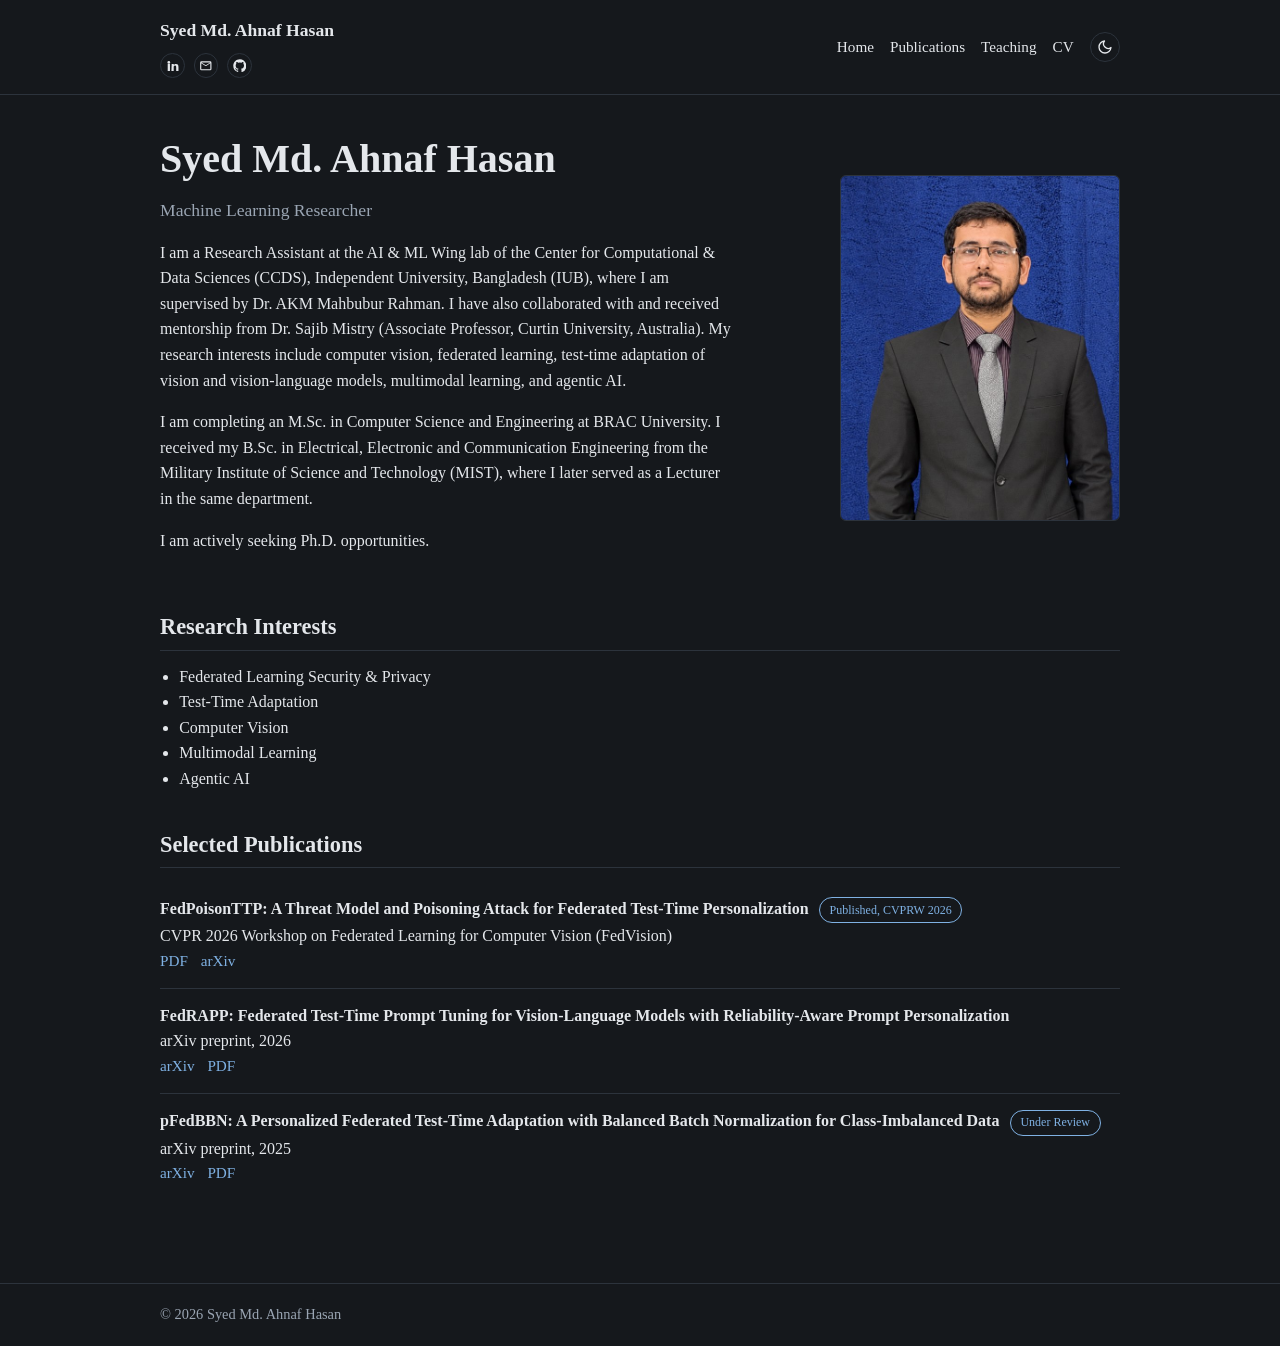
<file: index.html>
﻿<!DOCTYPE html>
<html lang="en" data-theme="dark">
<head>
  <meta charset="UTF-8">
  <meta name="viewport" content="width=device-width, initial-scale=1.0">
  <title>Syed Md. Ahnaf Hasan | Home</title>
  <link rel="stylesheet" href="assets/css/style.css?v=10">
  <script>try{if(localStorage.getItem("theme")==="light")document.documentElement.setAttribute("data-theme","light")}catch(e){}</script>
</head>
<body>
  <header class="site-header">
    <div class="container nav">
      <div class="brand-block">
        <div class="nav-name">Syed Md. Ahnaf Hasan</div>
        <div class="social-links header-social" aria-label="Social links">
          <a class="social-link" href="https://www.linkedin.com/in/syed-md-ahnaf-hasan/" target="_blank" rel="noopener" aria-label="LinkedIn">
            <svg viewBox="0 0 24 24" aria-hidden="true">
              <path d="M4.98 3.5A2.5 2.5 0 1 0 5 8.5a2.5 2.5 0 0 0-.02-5zM3 9h4v12H3zm7 0h3.82v1.71h.05c.53-1 1.84-2.06 3.79-2.06C21.12 8.65 22 10.8 22 14.09V21h-4v-6.14c0-1.47-.03-3.36-2.05-3.36-2.05 0-2.37 1.6-2.37 3.25V21h-4z"/>
            </svg>
          </a>
          <a class="social-link" href="mailto:ahnafhasan335@gmail.com" aria-label="Gmail">
            <svg viewBox="0 0 24 24" aria-hidden="true">
              <path d="M2 6.5A2.5 2.5 0 0 1 4.5 4h15A2.5 2.5 0 0 1 22 6.5v11a2.5 2.5 0 0 1-2.5 2.5h-15A2.5 2.5 0 0 1 2 17.5zm2.16-.5L12 11.1 19.84 6H4.16zM20 7.44l-7.45 4.86a1 1 0 0 1-1.1 0L4 7.44V18h16z"/>
            </svg>
          </a>
          <a class="social-link" href="https://github.com/syedmdahnafhasan" target="_blank" rel="noopener" aria-label="GitHub">
            <svg viewBox="0 0 24 24" aria-hidden="true">
              <path d="M12 .5C5.65.5.5 5.65.5 12a11.5 11.5 0 0 0 7.86 10.92c.58.1.79-.25.79-.56v-2.1c-3.2.7-3.88-1.36-3.88-1.36-.53-1.34-1.3-1.7-1.3-1.7-1.06-.72.08-.7.08-.7 1.17.08 1.78 1.2 1.78 1.2 1.04 1.78 2.72 1.27 3.38.97.11-.75.41-1.27.74-1.56-2.55-.29-5.23-1.27-5.23-5.66 0-1.25.44-2.27 1.18-3.07-.12-.29-.51-1.47.11-3.06 0 0 .97-.31 3.18 1.17a11.1 11.1 0 0 1 5.8 0c2.21-1.48 3.17-1.17 3.17-1.17.62 1.59.23 2.77.11 3.06.74.8 1.18 1.82 1.18 3.07 0 4.4-2.69 5.36-5.25 5.65.42.36.79 1.08.79 2.18v3.24c0 .31.21.67.8.56A11.5 11.5 0 0 0 23.5 12C23.5 5.65 18.35.5 12 .5z"/>
            </svg>
          </a>
        </div>
      </div>
      <nav class="nav-links" aria-label="Main navigation">
        <a href="index.html">Home</a>
        <a href="publications.html">Publications</a>
        <!-- <a href="research.html">Research</a> -->
        <a href="teaching.html">Teaching</a>
        <!-- <a href="projects.html">Projects</a> -->
        <a href="cv.html">CV</a>
        <button class="theme-toggle" type="button" aria-label="Dark mode (click for light mode)" title="Dark mode (click for light mode)">
          <svg class="icon-sun" width="16" height="16" viewBox="0 0 24 24" aria-hidden="true"><circle cx="12" cy="12" r="4"/><path d="M12 2v2M12 20v2M4.93 4.93l1.41 1.41M17.66 17.66l1.41 1.41M2 12h2M20 12h2M4.93 19.07l1.41-1.41M17.66 6.34l1.41-1.41"/></svg>
          <svg class="icon-moon" width="16" height="16" viewBox="0 0 24 24" aria-hidden="true"><path d="M21 12.79A9 9 0 1 1 11.21 3 7 7 0 0 0 21 12.79z"/></svg>
        </button>
      </nav>
    </div>
  </header>
  <main>
    <div class="container">
      <section class="hero">
        <div>
          <h1>Syed Md. Ahnaf Hasan</h1>
          <p class="title">Machine Learning Researcher</p>
          <p>I am a Research Assistant at the AI &amp; ML Wing lab of the Center for Computational &amp; Data Sciences (CCDS), Independent University, Bangladesh (IUB), where I am supervised by Dr. AKM Mahbubur Rahman. I have also collaborated with and received mentorship from Dr. Sajib Mistry (Associate Professor, Curtin University, Australia). My research interests include computer vision, federated learning, test-time adaptation of vision and vision-language models, multimodal learning, and agentic AI.</p>
          <p>I am completing an M.Sc. in Computer Science and Engineering at BRAC University. I received my B.Sc. in Electrical, Electronic and Communication Engineering from the Military Institute of Science and Technology (MIST), where I later served as a Lecturer in the same department.</p>
          <p>I am actively seeking Ph.D. opportunities.</p>
        </div>
        <img src="assets/images/profile.jpg" alt="Syed Md. Ahnaf Hasan">
      </section>

      <section>
        <h2>Research Interests</h2>
        <ul>
          <li>Federated Learning Security &amp; Privacy</li>
          <li>Test-Time Adaptation</li>
          <li>Computer Vision</li>
          <li>Multimodal Learning</li>
          <li>Agentic AI</li>
        </ul>
      </section>

      <section>
        <h2>Selected Publications</h2>
        <ul class="pub-list">
          <li class="pub-item">
            <div class="pub-title">FedPoisonTTP: A Threat Model and Poisoning Attack for Federated Test-Time Personalization <span class="badge">Published, CVPRW 2026</span></div>
            <div>CVPR 2026 Workshop on Federated Learning for Computer Vision (FedVision)</div>
            <div class="link-row">
              <a href="https://openaccess.thecvf.com/content/CVPR2026W/FedVision/papers/Iftee_FedPoisonTTP_A_Threat_Model_and_Poisoning_Attack_for_Federated_Test-Time_CVPRW_2026_paper.pdf" target="_blank" rel="noopener">PDF</a>
              <a href="https://arxiv.org/abs/2511.19248" target="_blank" rel="noopener">arXiv</a>
            </div>
          </li>
          <li class="pub-item">
            <div class="pub-title">FedRAPP: Federated Test-Time Prompt Tuning for Vision-Language Models with Reliability-Aware Prompt Personalization</div>
            <div>arXiv preprint, 2026</div>
            <div class="link-row">
              <a href="https://arxiv.org/abs/2610.23705v1" target="_blank" rel="noopener">arXiv</a>
              <a href="https://arxiv.org/pdf/2610.23705v1" target="_blank" rel="noopener">PDF</a>
            </div>
          </li>
          <li class="pub-item">
            <div class="pub-title">pFedBBN: A Personalized Federated Test-Time Adaptation with Balanced Batch Normalization for Class-Imbalanced Data <span class="badge">Under Review</span></div>
            <div>arXiv preprint, 2025</div>
            <div class="link-row">
              <a href="https://arxiv.org/abs/2511.18066" target="_blank" rel="noopener">arXiv</a>
              <a href="https://arxiv.org/pdf/2511.18066.pdf" target="_blank" rel="noopener">PDF</a>
            </div>
          </li>
        </ul>
      </section>
    </div>
  </main>
  <footer class="footer">
    <div class="container">&copy; 2026 Syed Md. Ahnaf Hasan</div>
  </footer>
  <script src="assets/js/theme.js?v=2"></script>
</body>
</html>
</file>
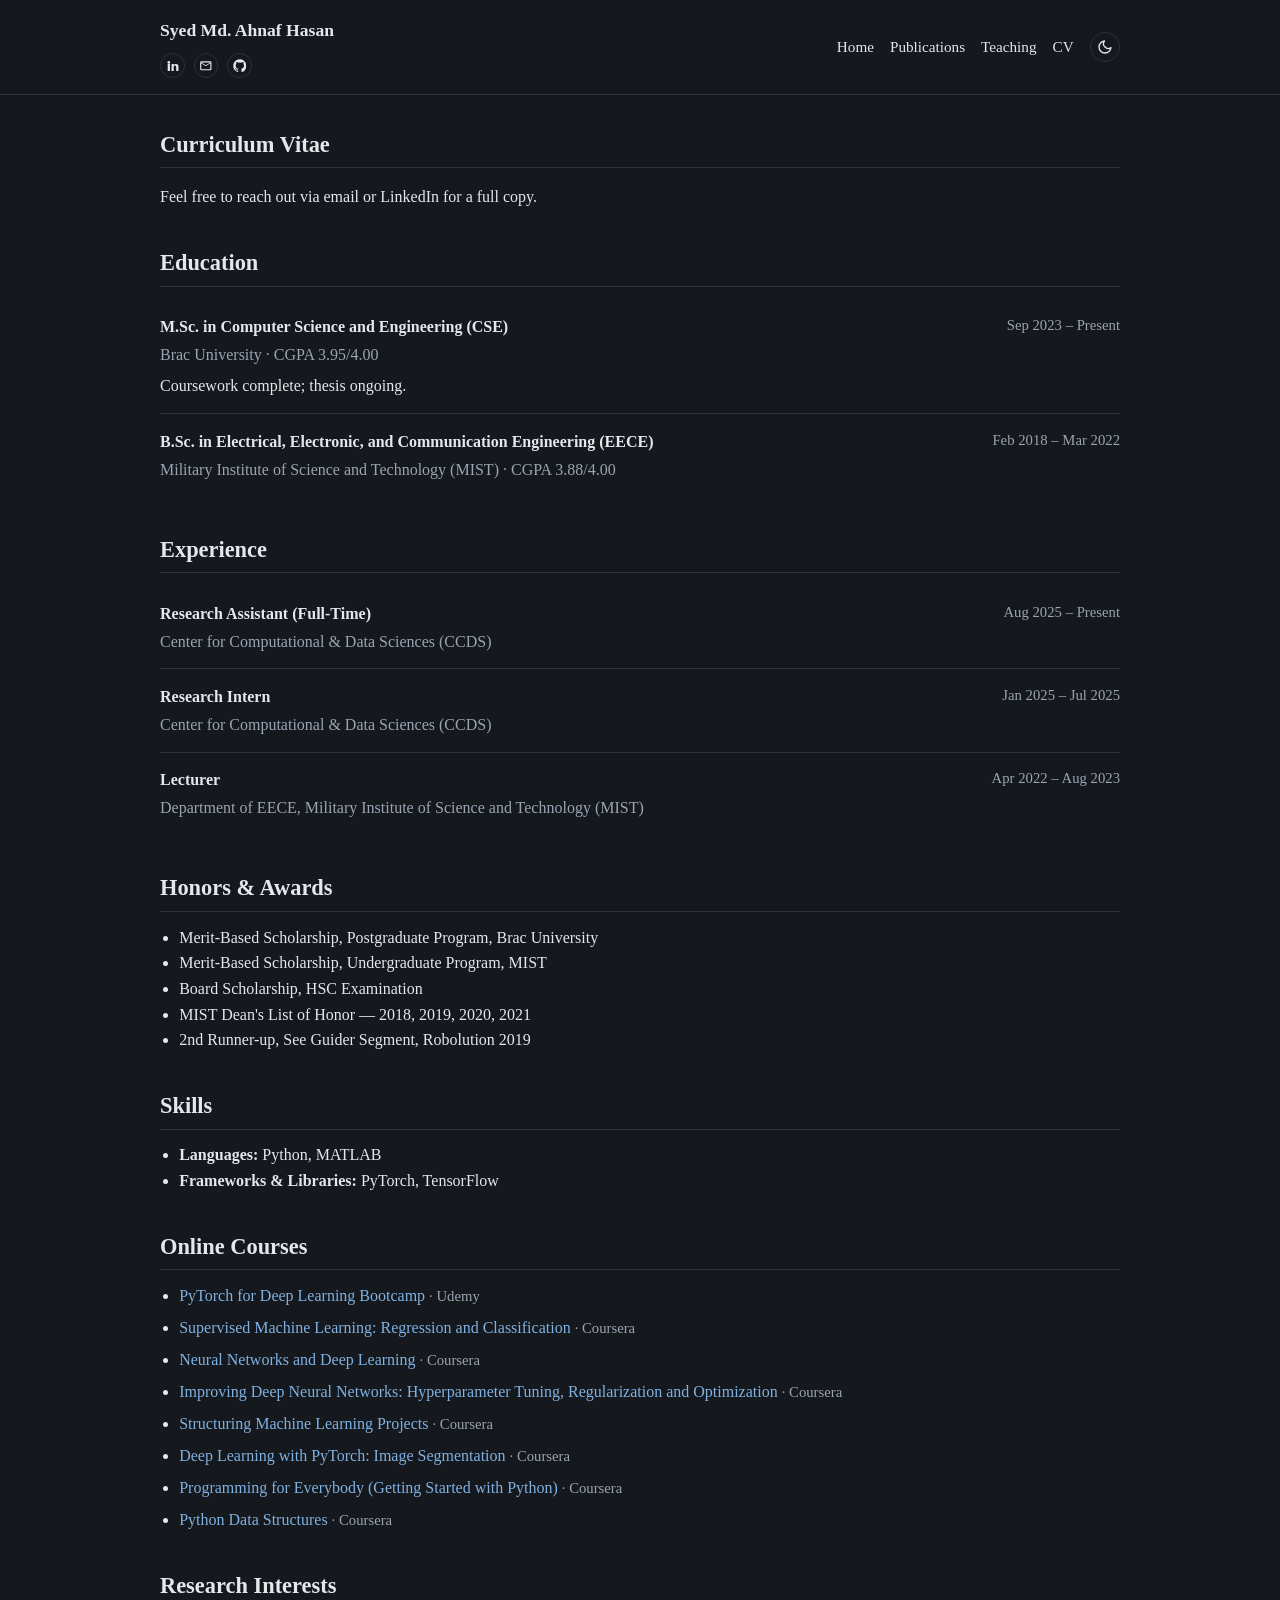
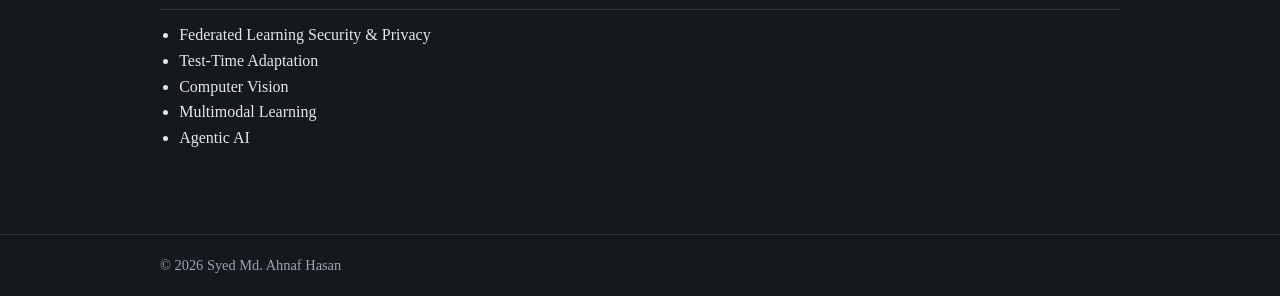
<file: cv.html>
﻿<!DOCTYPE html>
<html lang="en" data-theme="dark">
<head>
  <meta charset="UTF-8">
  <meta name="viewport" content="width=device-width, initial-scale=1.0">
  <title>Syed Md. Ahnaf Hasan | CV</title>
  <link rel="stylesheet" href="assets/css/style.css?v=10">
  <script>try{if(localStorage.getItem("theme")==="light")document.documentElement.setAttribute("data-theme","light")}catch(e){}</script>
</head>
<body>
  <header class="site-header">
    <div class="container nav">
      <div class="brand-block">
        <div class="nav-name">Syed Md. Ahnaf Hasan</div>
        <div class="social-links header-social" aria-label="Social links">
          <a class="social-link" href="https://www.linkedin.com/in/syed-md-ahnaf-hasan/" target="_blank" rel="noopener" aria-label="LinkedIn">
            <svg viewBox="0 0 24 24" aria-hidden="true">
              <path d="M4.98 3.5A2.5 2.5 0 1 0 5 8.5a2.5 2.5 0 0 0-.02-5zM3 9h4v12H3zm7 0h3.82v1.71h.05c.53-1 1.84-2.06 3.79-2.06C21.12 8.65 22 10.8 22 14.09V21h-4v-6.14c0-1.47-.03-3.36-2.05-3.36-2.05 0-2.37 1.6-2.37 3.25V21h-4z"/>
            </svg>
          </a>
          <a class="social-link" href="mailto:ahnafhasan335@gmail.com" aria-label="Gmail">
            <svg viewBox="0 0 24 24" aria-hidden="true">
              <path d="M2 6.5A2.5 2.5 0 0 1 4.5 4h15A2.5 2.5 0 0 1 22 6.5v11a2.5 2.5 0 0 1-2.5 2.5h-15A2.5 2.5 0 0 1 2 17.5zm2.16-.5L12 11.1 19.84 6H4.16zM20 7.44l-7.45 4.86a1 1 0 0 1-1.1 0L4 7.44V18h16z"/>
            </svg>
          </a>
          <a class="social-link" href="https://github.com/syedmdahnafhasan" target="_blank" rel="noopener" aria-label="GitHub">
            <svg viewBox="0 0 24 24" aria-hidden="true">
              <path d="M12 .5C5.65.5.5 5.65.5 12a11.5 11.5 0 0 0 7.86 10.92c.58.1.79-.25.79-.56v-2.1c-3.2.7-3.88-1.36-3.88-1.36-.53-1.34-1.3-1.7-1.3-1.7-1.06-.72.08-.7.08-.7 1.17.08 1.78 1.2 1.78 1.2 1.04 1.78 2.72 1.27 3.38.97.11-.75.41-1.27.74-1.56-2.55-.29-5.23-1.27-5.23-5.66 0-1.25.44-2.27 1.18-3.07-.12-.29-.51-1.47.11-3.06 0 0 .97-.31 3.18 1.17a11.1 11.1 0 0 1 5.8 0c2.21-1.48 3.17-1.17 3.17-1.17.62 1.59.23 2.77.11 3.06.74.8 1.18 1.82 1.18 3.07 0 4.4-2.69 5.36-5.25 5.65.42.36.79 1.08.79 2.18v3.24c0 .31.21.67.8.56A11.5 11.5 0 0 0 23.5 12C23.5 5.65 18.35.5 12 .5z"/>
            </svg>
          </a>
        </div>
      </div>
      <nav class="nav-links" aria-label="Main navigation">
        <a href="index.html">Home</a>
        <a href="publications.html">Publications</a>
        <!-- <a href="research.html">Research</a> -->
        <a href="teaching.html">Teaching</a>
        <!-- <a href="projects.html">Projects</a> -->
        <a href="cv.html">CV</a>
        <button class="theme-toggle" type="button" aria-label="Dark mode (click for light mode)" title="Dark mode (click for light mode)">
          <svg class="icon-sun" width="16" height="16" viewBox="0 0 24 24" aria-hidden="true"><circle cx="12" cy="12" r="4"/><path d="M12 2v2M12 20v2M4.93 4.93l1.41 1.41M17.66 17.66l1.41 1.41M2 12h2M20 12h2M4.93 19.07l1.41-1.41M17.66 6.34l1.41-1.41"/></svg>
          <svg class="icon-moon" width="16" height="16" viewBox="0 0 24 24" aria-hidden="true"><path d="M21 12.79A9 9 0 1 1 11.21 3 7 7 0 0 0 21 12.79z"/></svg>
        </button>
      </nav>
    </div>
  </header>
  <main>
    <div class="container">
      <section>
        <h2>Curriculum Vitae</h2>
        <p>Feel free to reach out via email or LinkedIn for a full copy.</p>
      </section>

      <section>
        <h2>Education</h2>
        <ul class="entry-list">
          <li class="entry">
            <div class="entry-head">
              <span class="entry-title">M.Sc. in Computer Science and Engineering (CSE)</span>
              <span class="entry-date">Sep 2023 &ndash; Present</span>
            </div>
            <div class="entry-sub">Brac University &middot; CGPA 3.95/4.00</div>
            <div class="entry-desc">Coursework complete; thesis ongoing.</div>
          </li>
          <li class="entry">
            <div class="entry-head">
              <span class="entry-title">B.Sc. in Electrical, Electronic, and Communication Engineering (EECE)</span>
              <span class="entry-date">Feb 2018 &ndash; Mar 2022</span>
            </div>
            <div class="entry-sub">Military Institute of Science and Technology (MIST) &middot; CGPA 3.88/4.00</div>
          </li>
        </ul>
      </section>

      <section>
        <h2>Experience</h2>
        <ul class="entry-list">
          <li class="entry">
            <div class="entry-head">
              <span class="entry-title">Research Assistant (Full-Time)</span>
              <span class="entry-date">Aug 2025 &ndash; Present</span>
            </div>
            <div class="entry-sub">Center for Computational &amp; Data Sciences (CCDS)</div>
          </li>
          <li class="entry">
            <div class="entry-head">
              <span class="entry-title">Research Intern</span>
              <span class="entry-date">Jan 2025 &ndash; Jul 2025</span>
            </div>
            <div class="entry-sub">Center for Computational &amp; Data Sciences (CCDS)</div>
          </li>
          <li class="entry">
            <div class="entry-head">
              <span class="entry-title">Lecturer</span>
              <span class="entry-date">Apr 2022 &ndash; Aug 2023</span>
            </div>
            <div class="entry-sub">Department of EECE, Military Institute of Science and Technology (MIST)</div>
          </li>
        </ul>
      </section>

      <section>
        <h2>Honors &amp; Awards</h2>
        <ul>
          <li>Merit-Based Scholarship, Postgraduate Program, Brac University</li>
          <li>Merit-Based Scholarship, Undergraduate Program, MIST</li>
          <li>Board Scholarship, HSC Examination</li>
          <li>MIST Dean's List of Honor &mdash; 2018, 2019, 2020, 2021</li>
          <li>2nd Runner-up, See Guider Segment, Robolution 2019</li>
        </ul>
      </section>

      <section>
        <h2>Skills</h2>
        <ul>
          <li><strong>Languages:</strong> Python, MATLAB</li>
          <li><strong>Frameworks &amp; Libraries:</strong> PyTorch, TensorFlow</li>
        </ul>
      </section>

      <section>
        <h2>Online Courses</h2>
        <ul class="course-list">
          <li>
            <a href="https://www.udemy.com/certificate/UC-d964ad46-9dff-44c6-95fc-a63f389fee38/" target="_blank" rel="noopener">PyTorch for Deep Learning Bootcamp</a>
            <span class="course-platform">Udemy</span>
          </li>
          <li>
            <a href="https://www.coursera.org/account/accomplishments/verify/BELME6QCTY6X" target="_blank" rel="noopener">Supervised Machine Learning: Regression and Classification</a>
            <span class="course-platform">Coursera</span>
          </li>
          <li>
            <a href="https://www.coursera.org/account/accomplishments/verify/79A675ZSZWNK" target="_blank" rel="noopener">Neural Networks and Deep Learning</a>
            <span class="course-platform">Coursera</span>
          </li>
          <li>
            <a href="https://www.coursera.org/account/accomplishments/verify/GIUG1TM844HE" target="_blank" rel="noopener">Improving Deep Neural Networks: Hyperparameter Tuning, Regularization and Optimization</a>
            <span class="course-platform">Coursera</span>
          </li>
          <li>
            <a href="https://www.coursera.org/account/accomplishments/verify/T5MWCCZAL5DJ" target="_blank" rel="noopener">Structuring Machine Learning Projects</a>
            <span class="course-platform">Coursera</span>
          </li>
          <li>
            <a href="https://www.coursera.org/account/accomplishments/verify/HF4F5V1JPY5Y" target="_blank" rel="noopener">Deep Learning with PyTorch: Image Segmentation</a>
            <span class="course-platform">Coursera</span>
          </li>
          <li>
            <a href="https://www.coursera.org/account/accomplishments/verify/VXTLF5QSXEL8" target="_blank" rel="noopener">Programming for Everybody (Getting Started with Python)</a>
            <span class="course-platform">Coursera</span>
          </li>
          <li>
            <a href="https://www.coursera.org/account/accomplishments/verify/N5RMY2BMMEMP" target="_blank" rel="noopener">Python Data Structures</a>
            <span class="course-platform">Coursera</span>
          </li>
        </ul>
      </section>

      <section>
        <h2>Research Interests</h2>
        <ul>
          <li>Federated Learning Security &amp; Privacy</li>
          <li>Test-Time Adaptation</li>
          <li>Computer Vision</li>
          <li>Multimodal Learning</li>
          <li>Agentic AI</li>
        </ul>
      </section>
    </div>
  </main>
  <footer class="footer">
    <div class="container">&copy; 2026 Syed Md. Ahnaf Hasan</div>
  </footer>
  <script src="assets/js/theme.js?v=2"></script>
</body>
</html>
</file>
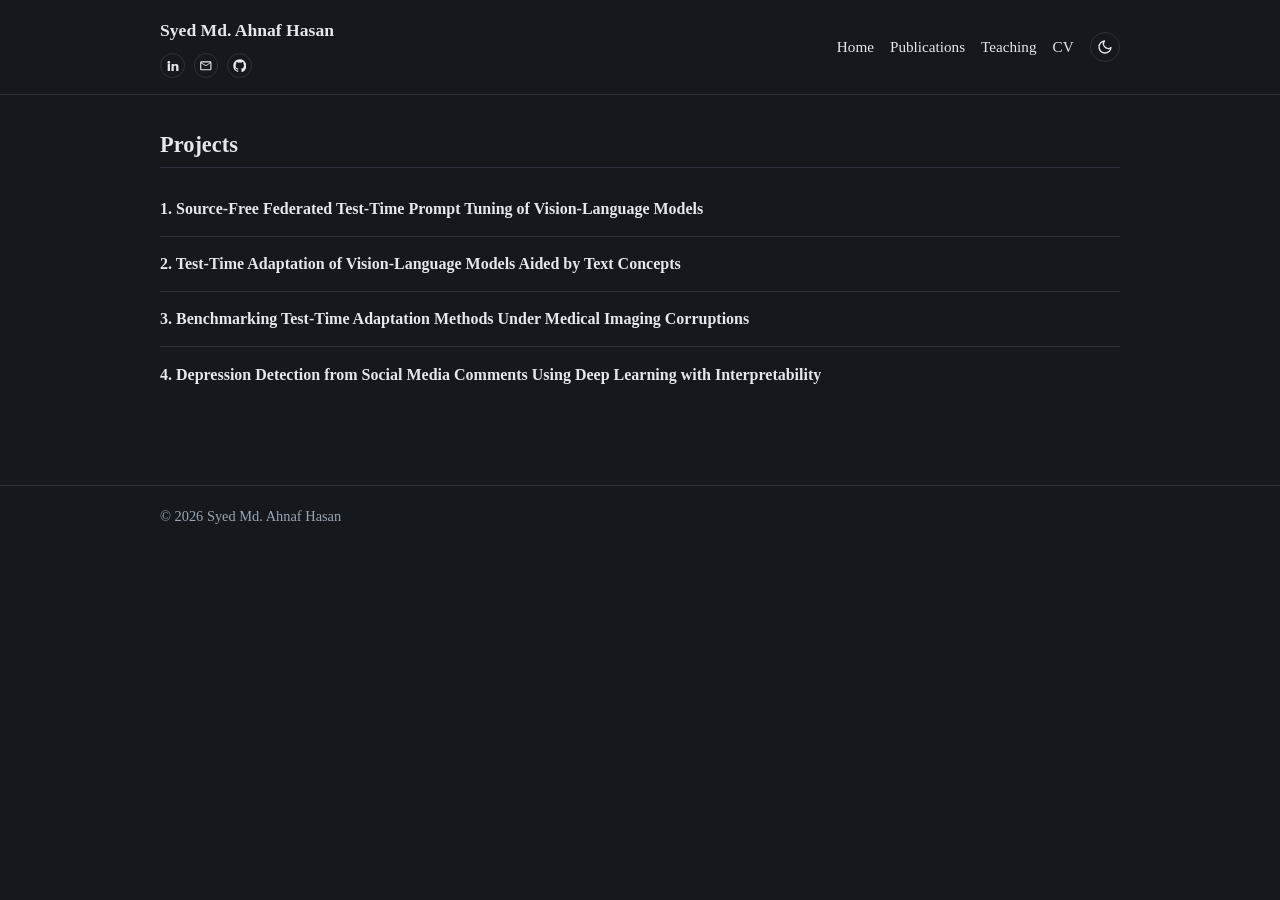
<file: projects.html>
﻿<!DOCTYPE html>
<html lang="en" data-theme="dark">
<head>
  <meta charset="UTF-8">
  <meta name="viewport" content="width=device-width, initial-scale=1.0">
  <title>Syed Md. Ahnaf Hasan | Projects</title>
  <link rel="stylesheet" href="assets/css/style.css?v=10">
  <script>try{if(localStorage.getItem("theme")==="light")document.documentElement.setAttribute("data-theme","light")}catch(e){}</script>
</head>
<body>
  <header class="site-header">
    <div class="container nav">
      <div class="brand-block">
        <div class="nav-name">Syed Md. Ahnaf Hasan</div>
        <div class="social-links header-social" aria-label="Social links">
          <a class="social-link" href="https://www.linkedin.com/in/syed-md-ahnaf-hasan/" target="_blank" rel="noopener" aria-label="LinkedIn">
            <svg viewBox="0 0 24 24" aria-hidden="true">
              <path d="M4.98 3.5A2.5 2.5 0 1 0 5 8.5a2.5 2.5 0 0 0-.02-5zM3 9h4v12H3zm7 0h3.82v1.71h.05c.53-1 1.84-2.06 3.79-2.06C21.12 8.65 22 10.8 22 14.09V21h-4v-6.14c0-1.47-.03-3.36-2.05-3.36-2.05 0-2.37 1.6-2.37 3.25V21h-4z"/>
            </svg>
          </a>
          <a class="social-link" href="mailto:ahnafhasan335@gmail.com" aria-label="Gmail">
            <svg viewBox="0 0 24 24" aria-hidden="true">
              <path d="M2 6.5A2.5 2.5 0 0 1 4.5 4h15A2.5 2.5 0 0 1 22 6.5v11a2.5 2.5 0 0 1-2.5 2.5h-15A2.5 2.5 0 0 1 2 17.5zm2.16-.5L12 11.1 19.84 6H4.16zM20 7.44l-7.45 4.86a1 1 0 0 1-1.1 0L4 7.44V18h16z"/>
            </svg>
          </a>
          <a class="social-link" href="https://github.com/syedmdahnafhasan" target="_blank" rel="noopener" aria-label="GitHub">
            <svg viewBox="0 0 24 24" aria-hidden="true">
              <path d="M12 .5C5.65.5.5 5.65.5 12a11.5 11.5 0 0 0 7.86 10.92c.58.1.79-.25.79-.56v-2.1c-3.2.7-3.88-1.36-3.88-1.36-.53-1.34-1.3-1.7-1.3-1.7-1.06-.72.08-.7.08-.7 1.17.08 1.78 1.2 1.78 1.2 1.04 1.78 2.72 1.27 3.38.97.11-.75.41-1.27.74-1.56-2.55-.29-5.23-1.27-5.23-5.66 0-1.25.44-2.27 1.18-3.07-.12-.29-.51-1.47.11-3.06 0 0 .97-.31 3.18 1.17a11.1 11.1 0 0 1 5.8 0c2.21-1.48 3.17-1.17 3.17-1.17.62 1.59.23 2.77.11 3.06.74.8 1.18 1.82 1.18 3.07 0 4.4-2.69 5.36-5.25 5.65.42.36.79 1.08.79 2.18v3.24c0 .31.21.67.8.56A11.5 11.5 0 0 0 23.5 12C23.5 5.65 18.35.5 12 .5z"/>
            </svg>
          </a>
        </div>
      </div>
      <nav class="nav-links" aria-label="Main navigation">
        <a href="index.html">Home</a>
        <a href="publications.html">Publications</a>
        <!-- <a href="research.html">Research</a> -->
        <a href="teaching.html">Teaching</a>
        <!-- <a href="projects.html">Projects</a> -->
        <a href="cv.html">CV</a>
        <button class="theme-toggle" type="button" aria-label="Dark mode (click for light mode)" title="Dark mode (click for light mode)">
          <svg class="icon-sun" width="16" height="16" viewBox="0 0 24 24" aria-hidden="true"><circle cx="12" cy="12" r="4"/><path d="M12 2v2M12 20v2M4.93 4.93l1.41 1.41M17.66 17.66l1.41 1.41M2 12h2M20 12h2M4.93 19.07l1.41-1.41M17.66 6.34l1.41-1.41"/></svg>
          <svg class="icon-moon" width="16" height="16" viewBox="0 0 24 24" aria-hidden="true"><path d="M21 12.79A9 9 0 1 1 11.21 3 7 7 0 0 0 21 12.79z"/></svg>
        </button>
      </nav>
    </div>
  </header>
  <main>
    <div class="container">
      <section>
        <h2>Projects</h2>
        <ol class="entry-list numbered">
          <li class="entry">
            <div class="entry-title">Source-Free Federated Test-Time Prompt Tuning of Vision-Language Models</div>
          </li>
          <li class="entry">
            <div class="entry-title">Test-Time Adaptation of Vision-Language Models Aided by Text Concepts</div>
          </li>
          <li class="entry">
            <div class="entry-title">Benchmarking Test-Time Adaptation Methods Under Medical Imaging Corruptions</div>
          </li>
          <li class="entry">
            <div class="entry-title">Depression Detection from Social Media Comments Using Deep Learning with Interpretability</div>
          </li>
        </ol>
      </section>
    </div>
  </main>
  <footer class="footer">
    <div class="container">&copy; 2026 Syed Md. Ahnaf Hasan</div>
  </footer>
  <script src="assets/js/theme.js?v=2"></script>
</body>
</html>
</file>
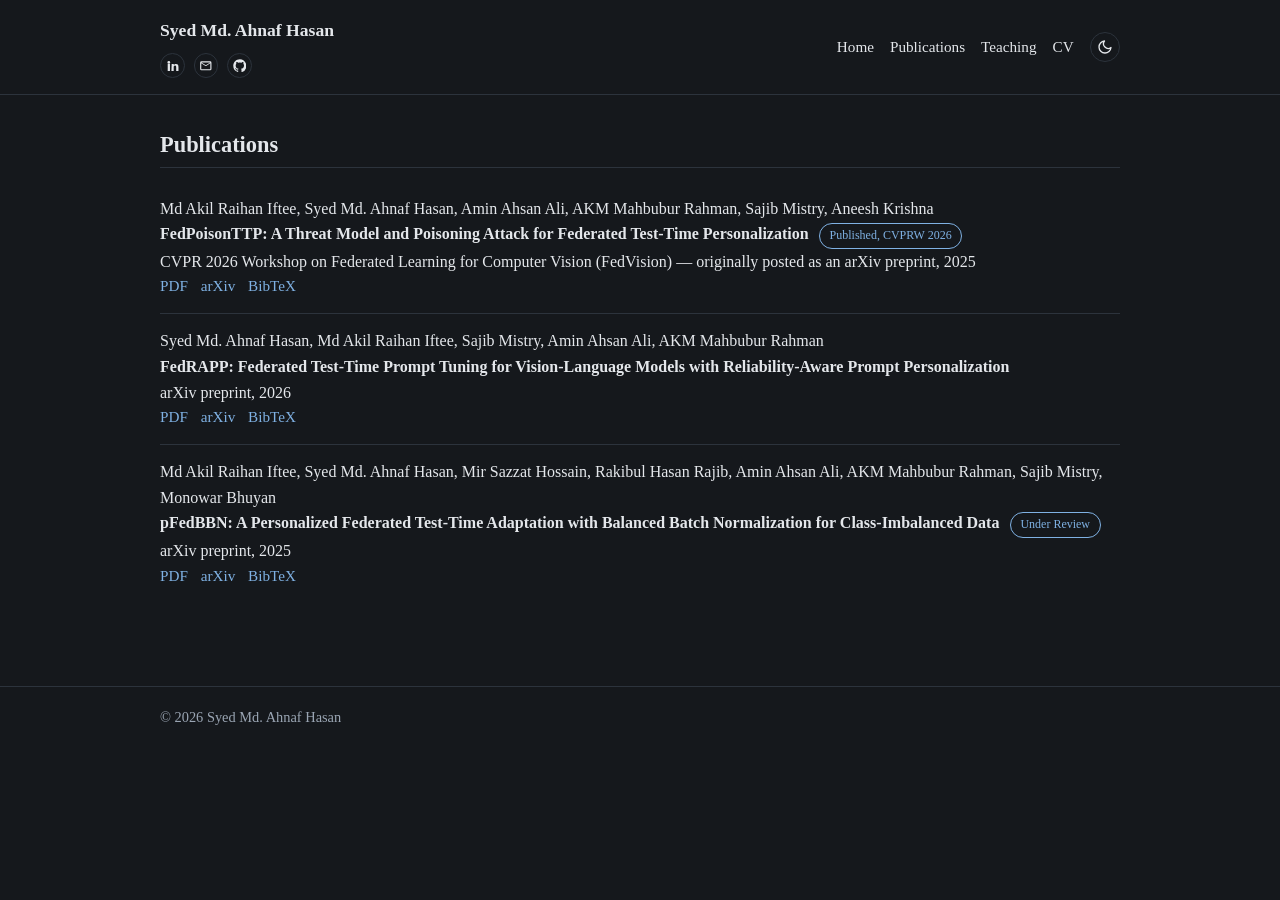
<file: publications.html>
﻿<!DOCTYPE html>
<html lang="en" data-theme="dark">
<head>
  <meta charset="UTF-8">
  <meta name="viewport" content="width=device-width, initial-scale=1.0">
  <title>Syed Md. Ahnaf Hasan | Publications</title>
  <link rel="stylesheet" href="assets/css/style.css?v=10">
  <script>try{if(localStorage.getItem("theme")==="light")document.documentElement.setAttribute("data-theme","light")}catch(e){}</script>
</head>
<body>
  <header class="site-header">
    <div class="container nav">
      <div class="brand-block">
        <div class="nav-name">Syed Md. Ahnaf Hasan</div>
        <div class="social-links header-social" aria-label="Social links">
          <a class="social-link" href="https://www.linkedin.com/in/syed-md-ahnaf-hasan/" target="_blank" rel="noopener" aria-label="LinkedIn">
            <svg viewBox="0 0 24 24" aria-hidden="true">
              <path d="M4.98 3.5A2.5 2.5 0 1 0 5 8.5a2.5 2.5 0 0 0-.02-5zM3 9h4v12H3zm7 0h3.82v1.71h.05c.53-1 1.84-2.06 3.79-2.06C21.12 8.65 22 10.8 22 14.09V21h-4v-6.14c0-1.47-.03-3.36-2.05-3.36-2.05 0-2.37 1.6-2.37 3.25V21h-4z"/>
            </svg>
          </a>
          <a class="social-link" href="mailto:ahnafhasan335@gmail.com" aria-label="Gmail">
            <svg viewBox="0 0 24 24" aria-hidden="true">
              <path d="M2 6.5A2.5 2.5 0 0 1 4.5 4h15A2.5 2.5 0 0 1 22 6.5v11a2.5 2.5 0 0 1-2.5 2.5h-15A2.5 2.5 0 0 1 2 17.5zm2.16-.5L12 11.1 19.84 6H4.16zM20 7.44l-7.45 4.86a1 1 0 0 1-1.1 0L4 7.44V18h16z"/>
            </svg>
          </a>
          <a class="social-link" href="https://github.com/syedmdahnafhasan" target="_blank" rel="noopener" aria-label="GitHub">
            <svg viewBox="0 0 24 24" aria-hidden="true">
              <path d="M12 .5C5.65.5.5 5.65.5 12a11.5 11.5 0 0 0 7.86 10.92c.58.1.79-.25.79-.56v-2.1c-3.2.7-3.88-1.36-3.88-1.36-.53-1.34-1.3-1.7-1.3-1.7-1.06-.72.08-.7.08-.7 1.17.08 1.78 1.2 1.78 1.2 1.04 1.78 2.72 1.27 3.38.97.11-.75.41-1.27.74-1.56-2.55-.29-5.23-1.27-5.23-5.66 0-1.25.44-2.27 1.18-3.07-.12-.29-.51-1.47.11-3.06 0 0 .97-.31 3.18 1.17a11.1 11.1 0 0 1 5.8 0c2.21-1.48 3.17-1.17 3.17-1.17.62 1.59.23 2.77.11 3.06.74.8 1.18 1.82 1.18 3.07 0 4.4-2.69 5.36-5.25 5.65.42.36.79 1.08.79 2.18v3.24c0 .31.21.67.8.56A11.5 11.5 0 0 0 23.5 12C23.5 5.65 18.35.5 12 .5z"/>
            </svg>
          </a>
        </div>
      </div>
      <nav class="nav-links" aria-label="Main navigation">
        <a href="index.html">Home</a>
        <a href="publications.html">Publications</a>
        <!-- <a href="research.html">Research</a> -->
        <a href="teaching.html">Teaching</a>
        <!-- <a href="projects.html">Projects</a> -->
        <a href="cv.html">CV</a>
        <button class="theme-toggle" type="button" aria-label="Dark mode (click for light mode)" title="Dark mode (click for light mode)">
          <svg class="icon-sun" width="16" height="16" viewBox="0 0 24 24" aria-hidden="true"><circle cx="12" cy="12" r="4"/><path d="M12 2v2M12 20v2M4.93 4.93l1.41 1.41M17.66 17.66l1.41 1.41M2 12h2M20 12h2M4.93 19.07l1.41-1.41M17.66 6.34l1.41-1.41"/></svg>
          <svg class="icon-moon" width="16" height="16" viewBox="0 0 24 24" aria-hidden="true"><path d="M21 12.79A9 9 0 1 1 11.21 3 7 7 0 0 0 21 12.79z"/></svg>
        </button>
      </nav>
    </div>
  </header>
  <main>
    <div class="container">
      <section>
        <h2>Publications</h2>
        <ul class="pub-list">
          <li class="pub-item">
            <div>Md Akil Raihan Iftee, Syed Md. Ahnaf Hasan, Amin Ahsan Ali, AKM Mahbubur Rahman, Sajib Mistry, Aneesh Krishna</div>
            <div class="pub-title">FedPoisonTTP: A Threat Model and Poisoning Attack for Federated Test-Time Personalization <span class="badge">Published, CVPRW 2026</span></div>
            <div>CVPR 2026 Workshop on Federated Learning for Computer Vision (FedVision) &mdash; originally posted as an arXiv preprint, 2025</div>
            <div class="link-row">
              <a href="https://openaccess.thecvf.com/content/CVPR2026W/FedVision/papers/Iftee_FedPoisonTTP_A_Threat_Model_and_Poisoning_Attack_for_Federated_Test-Time_CVPRW_2026_paper.pdf" target="_blank" rel="noopener">PDF</a>
              <a href="https://arxiv.org/abs/2511.19248" target="_blank" rel="noopener">arXiv</a>
              <a href="https://arxiv.org/bibtex/2511.19248" target="_blank" rel="noopener">BibTeX</a>
            </div>
          </li>
          <li class="pub-item">
            <div>Syed Md. Ahnaf Hasan, Md Akil Raihan Iftee, Sajib Mistry, Amin Ahsan Ali, AKM Mahbubur Rahman</div>
            <div class="pub-title">FedRAPP: Federated Test-Time Prompt Tuning for Vision-Language Models with Reliability-Aware Prompt Personalization</div>
            <div>arXiv preprint, 2026</div>
            <div class="link-row">
              <a href="https://arxiv.org/pdf/2610.23705v1" target="_blank" rel="noopener">PDF</a>
              <a href="https://arxiv.org/abs/2610.23705v1" target="_blank" rel="noopener">arXiv</a>
              <a href="https://arxiv.org/bibtex/2610.23705" target="_blank" rel="noopener">BibTeX</a>
            </div>
          </li>
          <li class="pub-item">
            <div>Md Akil Raihan Iftee, Syed Md. Ahnaf Hasan, Mir Sazzat Hossain, Rakibul Hasan Rajib, Amin Ahsan Ali, AKM Mahbubur Rahman, Sajib Mistry, Monowar Bhuyan</div>
            <div class="pub-title">pFedBBN: A Personalized Federated Test-Time Adaptation with Balanced Batch Normalization for Class-Imbalanced Data <span class="badge">Under Review</span></div>
            <div>arXiv preprint, 2025</div>
            <div class="link-row">
              <a href="https://arxiv.org/pdf/2511.18066.pdf" target="_blank" rel="noopener">PDF</a>
              <a href="https://arxiv.org/abs/2511.18066" target="_blank" rel="noopener">arXiv</a>
              <a href="https://arxiv.org/bibtex/2511.18066" target="_blank" rel="noopener">BibTeX</a>
            </div>
          </li>
        </ul>
      </section>
    </div>
  </main>
  <footer class="footer">
    <div class="container">&copy; 2026 Syed Md. Ahnaf Hasan</div>
  </footer>
  <script src="assets/js/theme.js?v=2"></script>
</body>
</html>
</file>
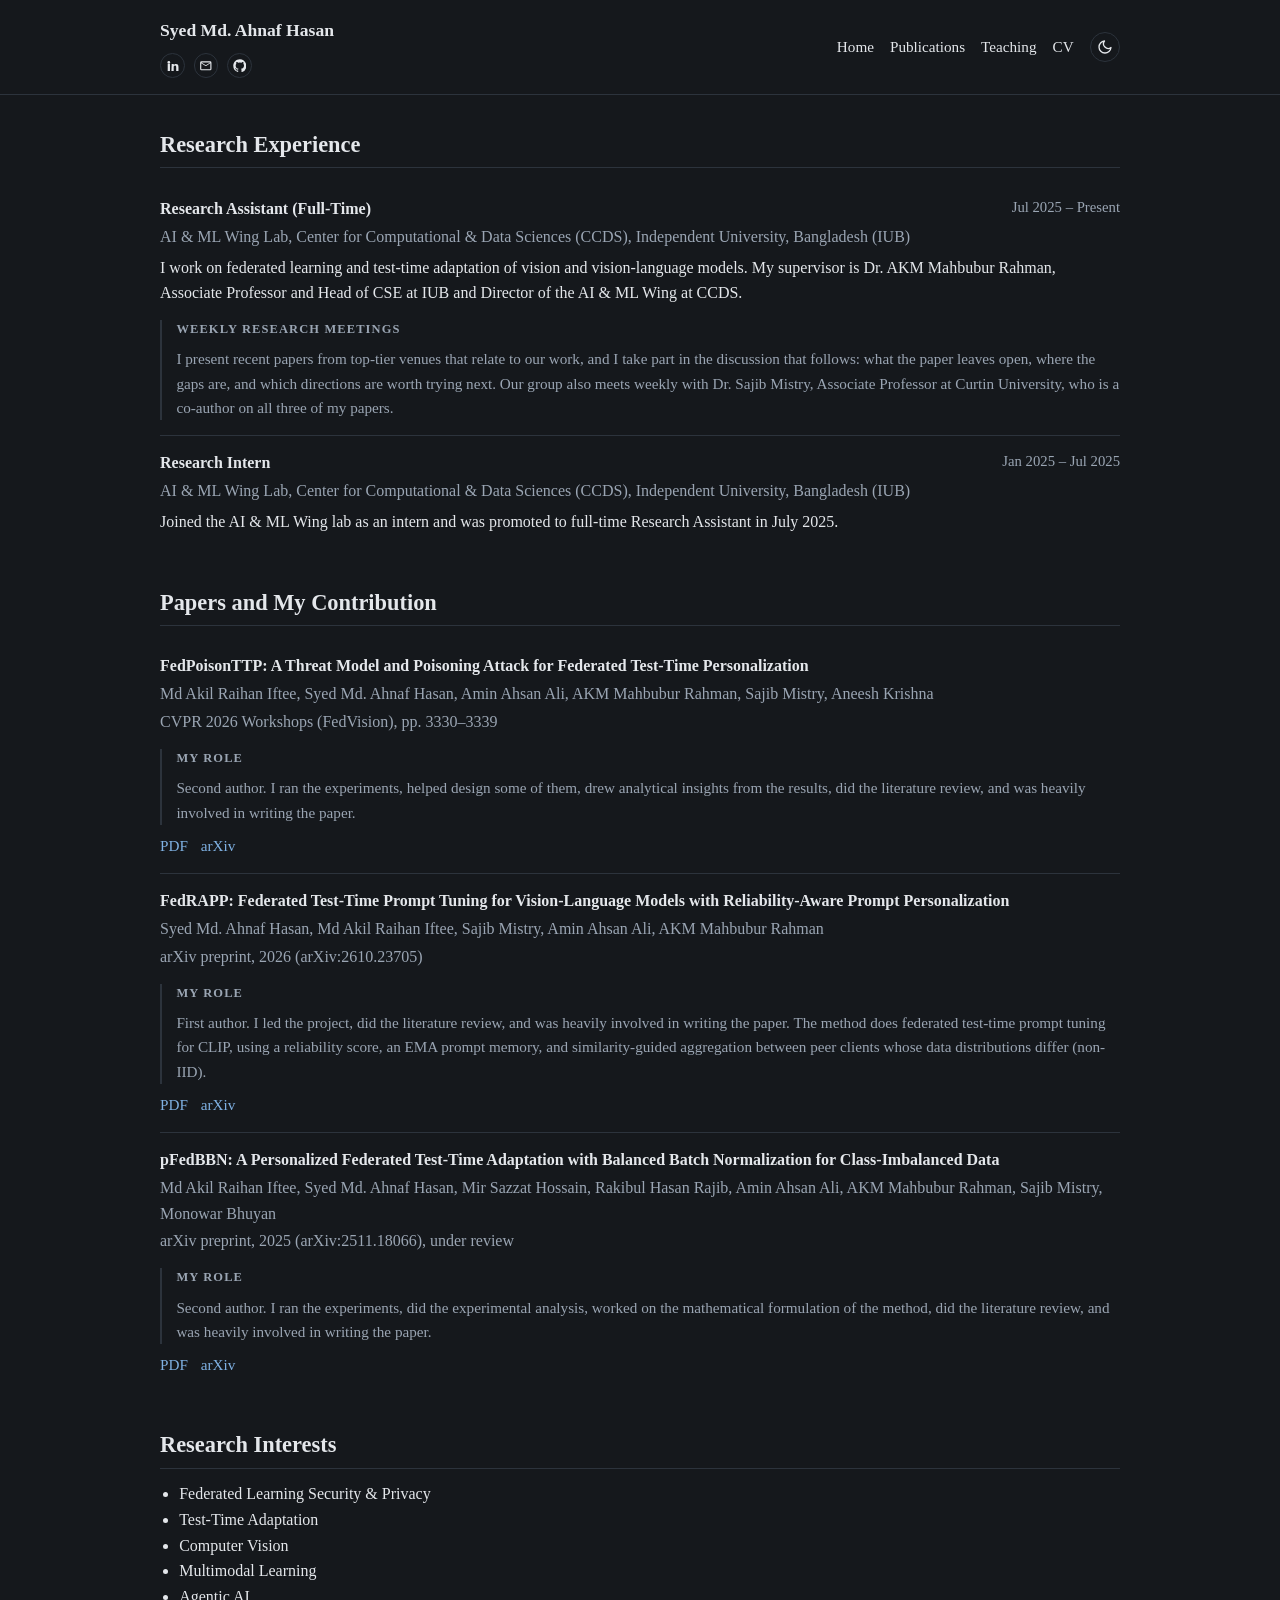
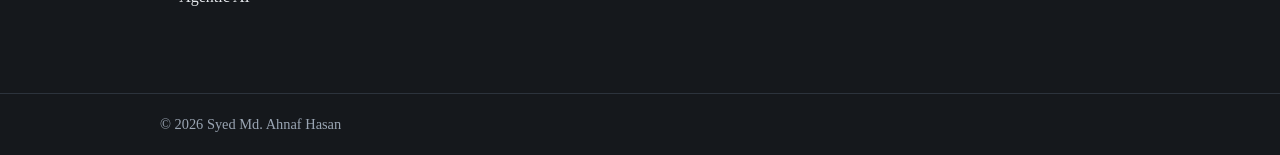
<file: research.html>
﻿<!DOCTYPE html>
<html lang="en" data-theme="dark">
<head>
  <meta charset="UTF-8">
  <meta name="viewport" content="width=device-width, initial-scale=1.0">
  <title>Syed Md. Ahnaf Hasan | Research</title>
  <link rel="stylesheet" href="assets/css/style.css?v=10">
  <script>try{if(localStorage.getItem("theme")==="light")document.documentElement.setAttribute("data-theme","light")}catch(e){}</script>
</head>
<body>
  <header class="site-header">
    <div class="container nav">
      <div class="brand-block">
        <div class="nav-name">Syed Md. Ahnaf Hasan</div>
        <div class="social-links header-social" aria-label="Social links">
          <a class="social-link" href="https://www.linkedin.com/in/syed-md-ahnaf-hasan/" target="_blank" rel="noopener" aria-label="LinkedIn">
            <svg viewBox="0 0 24 24" aria-hidden="true">
              <path d="M4.98 3.5A2.5 2.5 0 1 0 5 8.5a2.5 2.5 0 0 0-.02-5zM3 9h4v12H3zm7 0h3.82v1.71h.05c.53-1 1.84-2.06 3.79-2.06C21.12 8.65 22 10.8 22 14.09V21h-4v-6.14c0-1.47-.03-3.36-2.05-3.36-2.05 0-2.37 1.6-2.37 3.25V21h-4z"/>
            </svg>
          </a>
          <a class="social-link" href="mailto:ahnafhasan335@gmail.com" aria-label="Gmail">
            <svg viewBox="0 0 24 24" aria-hidden="true">
              <path d="M2 6.5A2.5 2.5 0 0 1 4.5 4h15A2.5 2.5 0 0 1 22 6.5v11a2.5 2.5 0 0 1-2.5 2.5h-15A2.5 2.5 0 0 1 2 17.5zm2.16-.5L12 11.1 19.84 6H4.16zM20 7.44l-7.45 4.86a1 1 0 0 1-1.1 0L4 7.44V18h16z"/>
            </svg>
          </a>
          <a class="social-link" href="https://github.com/syedmdahnafhasan" target="_blank" rel="noopener" aria-label="GitHub">
            <svg viewBox="0 0 24 24" aria-hidden="true">
              <path d="M12 .5C5.65.5.5 5.65.5 12a11.5 11.5 0 0 0 7.86 10.92c.58.1.79-.25.79-.56v-2.1c-3.2.7-3.88-1.36-3.88-1.36-.53-1.34-1.3-1.7-1.3-1.7-1.06-.72.08-.7.08-.7 1.17.08 1.78 1.2 1.78 1.2 1.04 1.78 2.72 1.27 3.38.97.11-.75.41-1.27.74-1.56-2.55-.29-5.23-1.27-5.23-5.66 0-1.25.44-2.27 1.18-3.07-.12-.29-.51-1.47.11-3.06 0 0 .97-.31 3.18 1.17a11.1 11.1 0 0 1 5.8 0c2.21-1.48 3.17-1.17 3.17-1.17.62 1.59.23 2.77.11 3.06.74.8 1.18 1.82 1.18 3.07 0 4.4-2.69 5.36-5.25 5.65.42.36.79 1.08.79 2.18v3.24c0 .31.21.67.8.56A11.5 11.5 0 0 0 23.5 12C23.5 5.65 18.35.5 12 .5z"/>
            </svg>
          </a>
        </div>
      </div>
      <nav class="nav-links" aria-label="Main navigation">
        <a href="index.html">Home</a>
        <a href="publications.html">Publications</a>
        <!-- <a href="research.html">Research</a> -->
        <a href="teaching.html">Teaching</a>
        <!-- <a href="projects.html">Projects</a> -->
        <a href="cv.html">CV</a>
        <button class="theme-toggle" type="button" aria-label="Dark mode (click for light mode)" title="Dark mode (click for light mode)">
          <svg class="icon-sun" width="16" height="16" viewBox="0 0 24 24" aria-hidden="true"><circle cx="12" cy="12" r="4"/><path d="M12 2v2M12 20v2M4.93 4.93l1.41 1.41M17.66 17.66l1.41 1.41M2 12h2M20 12h2M4.93 19.07l1.41-1.41M17.66 6.34l1.41-1.41"/></svg>
          <svg class="icon-moon" width="16" height="16" viewBox="0 0 24 24" aria-hidden="true"><path d="M21 12.79A9 9 0 1 1 11.21 3 7 7 0 0 0 21 12.79z"/></svg>
        </button>
      </nav>
    </div>
  </header>
  <main>
    <div class="container">
      <section>
        <h2>Research Experience</h2>
        <ul class="entry-list">
          <li class="entry">
            <div class="entry-head">
              <span class="entry-title">Research Assistant (Full-Time)</span>
              <span class="entry-date">Jul 2025 &ndash; Present</span>
            </div>
            <div class="entry-sub">AI &amp; ML Wing Lab, Center for Computational &amp; Data Sciences (CCDS), Independent University, Bangladesh (IUB)</div>
            <div class="entry-desc">I work on federated learning and test-time adaptation of vision and vision-language models. My supervisor is Dr. AKM Mahbubur Rahman, Associate Professor and Head of CSE at IUB and Director of the AI &amp; ML Wing at CCDS.</div>
            <div class="course-group">
              <div class="group-label">Weekly research meetings</div>
              <div class="course-topics">I present recent papers from top-tier venues that relate to our work, and I take part in the discussion that follows: what the paper leaves open, where the gaps are, and which directions are worth trying next. Our group also meets weekly with Dr. Sajib Mistry, Associate Professor at Curtin University, who is a co-author on all three of my papers.</div>
            </div>
          </li>
          <li class="entry">
            <div class="entry-head">
              <span class="entry-title">Research Intern</span>
              <span class="entry-date">Jan 2025 &ndash; Jul 2025</span>
            </div>
            <div class="entry-sub">AI &amp; ML Wing Lab, Center for Computational &amp; Data Sciences (CCDS), Independent University, Bangladesh (IUB)</div>
            <div class="entry-desc">Joined the AI &amp; ML Wing lab as an intern and was promoted to full-time Research Assistant in July 2025.</div>
          </li>
        </ul>
      </section>

      <section>
        <h2>Papers and My Contribution</h2>
        <ul class="entry-list">
          <li class="entry">
            <div class="entry-title">FedPoisonTTP: A Threat Model and Poisoning Attack for Federated Test-Time Personalization</div>
            <div class="entry-sub">Md Akil Raihan Iftee, Syed Md. Ahnaf Hasan, Amin Ahsan Ali, AKM Mahbubur Rahman, Sajib Mistry, Aneesh Krishna</div>
            <div class="entry-sub">CVPR 2026 Workshops (FedVision), pp. 3330&ndash;3339</div>
            <div class="course-group">
              <div class="group-label">My role</div>
              <div class="course-topics">Second author. I ran the experiments, helped design some of them, drew analytical insights from the results, did the literature review, and was heavily involved in writing the paper.</div>
            </div>
            <div class="link-row">
              <a href="https://openaccess.thecvf.com/content/CVPR2026W/FedVision/papers/Iftee_FedPoisonTTP_A_Threat_Model_and_Poisoning_Attack_for_Federated_Test-Time_CVPRW_2026_paper.pdf" target="_blank" rel="noopener">PDF</a>
              <a href="https://arxiv.org/abs/2511.19248" target="_blank" rel="noopener">arXiv</a>
            </div>
          </li>
          <li class="entry">
            <div class="entry-title">FedRAPP: Federated Test-Time Prompt Tuning for Vision-Language Models with Reliability-Aware Prompt Personalization</div>
            <div class="entry-sub">Syed Md. Ahnaf Hasan, Md Akil Raihan Iftee, Sajib Mistry, Amin Ahsan Ali, AKM Mahbubur Rahman</div>
            <div class="entry-sub">arXiv preprint, 2026 (arXiv:2610.23705)</div>
            <div class="course-group">
              <div class="group-label">My role</div>
              <div class="course-topics">First author. I led the project, did the literature review, and was heavily involved in writing the paper. The method does federated test-time prompt tuning for CLIP, using a reliability score, an EMA prompt memory, and similarity-guided aggregation between peer clients whose data distributions differ (non-IID).</div>
            </div>
            <div class="link-row">
              <a href="https://arxiv.org/pdf/2610.23705v1" target="_blank" rel="noopener">PDF</a>
              <a href="https://arxiv.org/abs/2610.23705v1" target="_blank" rel="noopener">arXiv</a>
            </div>
          </li>
          <li class="entry">
            <div class="entry-title">pFedBBN: A Personalized Federated Test-Time Adaptation with Balanced Batch Normalization for Class-Imbalanced Data</div>
            <div class="entry-sub">Md Akil Raihan Iftee, Syed Md. Ahnaf Hasan, Mir Sazzat Hossain, Rakibul Hasan Rajib, Amin Ahsan Ali, AKM Mahbubur Rahman, Sajib Mistry, Monowar Bhuyan</div>
            <div class="entry-sub">arXiv preprint, 2025 (arXiv:2511.18066), under review</div>
            <div class="course-group">
              <div class="group-label">My role</div>
              <div class="course-topics">Second author. I ran the experiments, did the experimental analysis, worked on the mathematical formulation of the method, did the literature review, and was heavily involved in writing the paper.</div>
            </div>
            <div class="link-row">
              <a href="https://arxiv.org/pdf/2511.18066.pdf" target="_blank" rel="noopener">PDF</a>
              <a href="https://arxiv.org/abs/2511.18066" target="_blank" rel="noopener">arXiv</a>
            </div>
          </li>
        </ul>
      </section>

      <section>
        <h2>Research Interests</h2>
        <ul>
          <li>Federated Learning Security &amp; Privacy</li>
          <li>Test-Time Adaptation</li>
          <li>Computer Vision</li>
          <li>Multimodal Learning</li>
          <li>Agentic AI</li>
        </ul>
      </section>
    </div>
  </main>
  <footer class="footer">
    <div class="container">&copy; 2026 Syed Md. Ahnaf Hasan</div>
  </footer>
  <script src="assets/js/theme.js?v=2"></script>
</body>
</html>
</file>
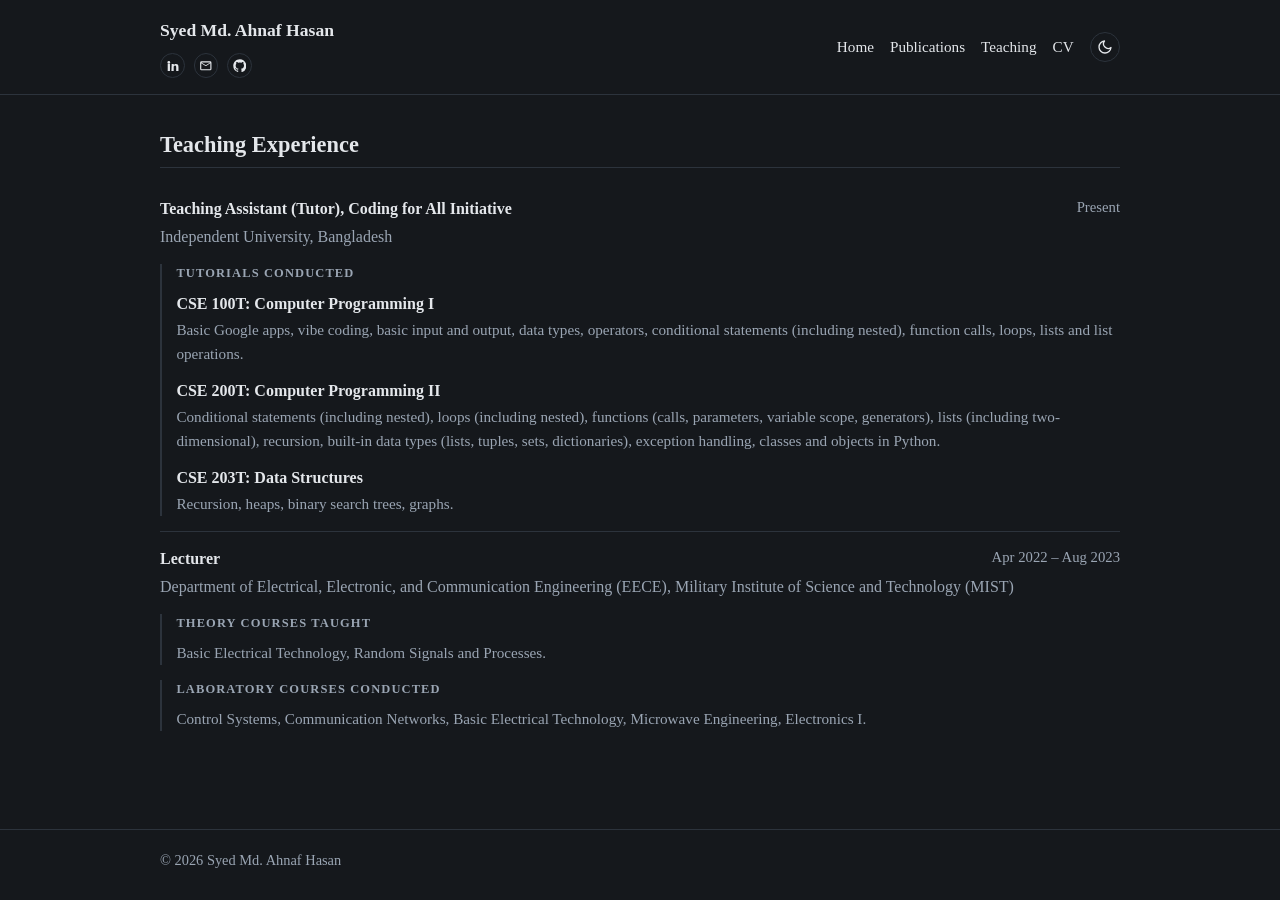
<file: teaching.html>
﻿<!DOCTYPE html>
<html lang="en" data-theme="dark">
<head>
  <meta charset="UTF-8">
  <meta name="viewport" content="width=device-width, initial-scale=1.0">
  <title>Syed Md. Ahnaf Hasan | Teaching</title>
  <link rel="stylesheet" href="assets/css/style.css?v=10">
  <script>try{if(localStorage.getItem("theme")==="light")document.documentElement.setAttribute("data-theme","light")}catch(e){}</script>
</head>
<body>
  <header class="site-header">
    <div class="container nav">
      <div class="brand-block">
        <div class="nav-name">Syed Md. Ahnaf Hasan</div>
        <div class="social-links header-social" aria-label="Social links">
          <a class="social-link" href="https://www.linkedin.com/in/syed-md-ahnaf-hasan/" target="_blank" rel="noopener" aria-label="LinkedIn">
            <svg viewBox="0 0 24 24" aria-hidden="true">
              <path d="M4.98 3.5A2.5 2.5 0 1 0 5 8.5a2.5 2.5 0 0 0-.02-5zM3 9h4v12H3zm7 0h3.82v1.71h.05c.53-1 1.84-2.06 3.79-2.06C21.12 8.65 22 10.8 22 14.09V21h-4v-6.14c0-1.47-.03-3.36-2.05-3.36-2.05 0-2.37 1.6-2.37 3.25V21h-4z"/>
            </svg>
          </a>
          <a class="social-link" href="mailto:ahnafhasan335@gmail.com" aria-label="Gmail">
            <svg viewBox="0 0 24 24" aria-hidden="true">
              <path d="M2 6.5A2.5 2.5 0 0 1 4.5 4h15A2.5 2.5 0 0 1 22 6.5v11a2.5 2.5 0 0 1-2.5 2.5h-15A2.5 2.5 0 0 1 2 17.5zm2.16-.5L12 11.1 19.84 6H4.16zM20 7.44l-7.45 4.86a1 1 0 0 1-1.1 0L4 7.44V18h16z"/>
            </svg>
          </a>
          <a class="social-link" href="https://github.com/syedmdahnafhasan" target="_blank" rel="noopener" aria-label="GitHub">
            <svg viewBox="0 0 24 24" aria-hidden="true">
              <path d="M12 .5C5.65.5.5 5.65.5 12a11.5 11.5 0 0 0 7.86 10.92c.58.1.79-.25.79-.56v-2.1c-3.2.7-3.88-1.36-3.88-1.36-.53-1.34-1.3-1.7-1.3-1.7-1.06-.72.08-.7.08-.7 1.17.08 1.78 1.2 1.78 1.2 1.04 1.78 2.72 1.27 3.38.97.11-.75.41-1.27.74-1.56-2.55-.29-5.23-1.27-5.23-5.66 0-1.25.44-2.27 1.18-3.07-.12-.29-.51-1.47.11-3.06 0 0 .97-.31 3.18 1.17a11.1 11.1 0 0 1 5.8 0c2.21-1.48 3.17-1.17 3.17-1.17.62 1.59.23 2.77.11 3.06.74.8 1.18 1.82 1.18 3.07 0 4.4-2.69 5.36-5.25 5.65.42.36.79 1.08.79 2.18v3.24c0 .31.21.67.8.56A11.5 11.5 0 0 0 23.5 12C23.5 5.65 18.35.5 12 .5z"/>
            </svg>
          </a>
        </div>
      </div>
      <nav class="nav-links" aria-label="Main navigation">
        <a href="index.html">Home</a>
        <a href="publications.html">Publications</a>
        <!-- <a href="research.html">Research</a> -->
        <a href="teaching.html">Teaching</a>
        <!-- <a href="projects.html">Projects</a> -->
        <a href="cv.html">CV</a>
        <button class="theme-toggle" type="button" aria-label="Dark mode (click for light mode)" title="Dark mode (click for light mode)">
          <svg class="icon-sun" width="16" height="16" viewBox="0 0 24 24" aria-hidden="true"><circle cx="12" cy="12" r="4"/><path d="M12 2v2M12 20v2M4.93 4.93l1.41 1.41M17.66 17.66l1.41 1.41M2 12h2M20 12h2M4.93 19.07l1.41-1.41M17.66 6.34l1.41-1.41"/></svg>
          <svg class="icon-moon" width="16" height="16" viewBox="0 0 24 24" aria-hidden="true"><path d="M21 12.79A9 9 0 1 1 11.21 3 7 7 0 0 0 21 12.79z"/></svg>
        </button>
      </nav>
    </div>
  </header>
  <main>
    <div class="container">
      <section>
        <h2>Teaching Experience</h2>
        <ul class="entry-list">
          <li class="entry">
            <div class="entry-head">
              <span class="entry-title">Teaching Assistant (Tutor), Coding for All Initiative</span>
              <span class="entry-date">Present</span>
            </div>
            <div class="entry-sub">Independent University, Bangladesh</div>
            <div class="course-group">
              <div class="group-label">Tutorials conducted</div>
              <div class="course">
                <div class="course-name">CSE 100T: Computer Programming I</div>
                <div class="course-topics">Basic Google apps, vibe coding, basic input and output, data types, operators, conditional statements (including nested), function calls, loops, lists and list operations.</div>
              </div>
              <div class="course">
                <div class="course-name">CSE 200T: Computer Programming II</div>
                <div class="course-topics">Conditional statements (including nested), loops (including nested), functions (calls, parameters, variable scope, generators), lists (including two-dimensional), recursion, built-in data types (lists, tuples, sets, dictionaries), exception handling, classes and objects in Python.</div>
              </div>
              <div class="course">
                <div class="course-name">CSE 203T: Data Structures</div>
                <div class="course-topics">Recursion, heaps, binary search trees, graphs.</div>
              </div>
            </div>
          </li>
          <li class="entry">
            <div class="entry-head">
              <span class="entry-title">Lecturer</span>
              <span class="entry-date">Apr 2022 &ndash; Aug 2023</span>
            </div>
            <div class="entry-sub">Department of Electrical, Electronic, and Communication Engineering (EECE), Military Institute of Science and Technology (MIST)</div>
            <div class="course-group">
              <div class="group-label">Theory courses taught</div>
              <div class="course-topics">Basic Electrical Technology, Random Signals and Processes.</div>
            </div>
            <div class="course-group">
              <div class="group-label">Laboratory courses conducted</div>
              <div class="course-topics">Control Systems, Communication Networks, Basic Electrical Technology, Microwave Engineering, Electronics I.</div>
            </div>
          </li>
        </ul>
      </section>
    </div>
  </main>
  <footer class="footer">
    <div class="container">&copy; 2026 Syed Md. Ahnaf Hasan</div>
  </footer>
  <script src="assets/js/theme.js?v=2"></script>
</body>
</html>
</file>
<file: assets/css/style.css>
﻿:root {
  --bg: #ffffff;
  --text: #1b1f24;
  --muted: #5a6472;
  --accent: #2f5d8a;
  --border: #dde3ea;
  --card: #f8fafc;
  color-scheme: light;
}

:root[data-theme="dark"] {
  --bg: #15181c;
  --text: #e4e7eb;
  --muted: #9aa5b3;
  --accent: #7fb1e3;
  --border: #2c333c;
  --card: #1c2026;
  color-scheme: dark;
}

* {
  box-sizing: border-box;
}

body {
  margin: 0;
  font-family: Georgia, "Times New Roman", serif;
  color: var(--text);
  background: var(--bg);
  line-height: 1.6;
}

a {
  color: var(--accent);
  text-decoration: none;
}

a:hover {
  text-decoration: underline;
}

.container {
  width: min(960px, 92%);
  margin: 0 auto;
}

.site-header {
  border-bottom: 1px solid var(--border);
  background: var(--bg);
}

.nav {
  display: flex;
  justify-content: space-between;
  align-items: center;
  padding: 1rem 0;
  gap: 1rem;
}

.nav-name {
  font-size: 1.1rem;
  font-weight: 600;
}

.brand-block {
  display: flex;
  flex-direction: column;
  align-items: flex-start;
}

.nav-links {
  display: flex;
  flex-wrap: wrap;
  align-items: center;
  gap: 1rem;
}

.nav-links a {
  color: var(--text);
  font-size: 0.95rem;
}

.theme-toggle {
  width: 1.9rem;
  height: 1.9rem;
  padding: 0;
  border: 1px solid var(--border);
  border-radius: 999px;
  display: inline-flex;
  align-items: center;
  justify-content: center;
  color: var(--text);
  background: var(--bg);
  cursor: pointer;
}

.theme-toggle:hover {
  border-color: var(--accent);
  color: var(--accent);
}

.theme-toggle svg {
  width: 1rem;
  height: 1rem;
  fill: none;
  stroke: currentColor;
  stroke-width: 2;
  stroke-linecap: round;
  stroke-linejoin: round;
}

.theme-toggle .icon-sun,
:root[data-theme="dark"] .theme-toggle .icon-moon {
  display: block;
}

.theme-toggle .icon-moon,
:root[data-theme="dark"] .theme-toggle .icon-sun {
  display: none;
}

html.theme-transition,
html.theme-transition *,
html.theme-transition *::before,
html.theme-transition *::after {
  transition: background-color 400ms ease, color 400ms ease, border-color 400ms ease !important;
  transition-delay: 0s !important;
}

main {
  padding: 2rem 0 3rem;
}

.hero {
  display: grid;
  grid-template-columns: 1.6fr 1fr;
  gap: 2rem;
  align-items: center;
  margin-bottom: 2.5rem;
}

.hero h1 {
  margin: 0 0 0.3rem;
  font-size: clamp(1.8rem, 4vw, 2.5rem);
}

.hero .title {
  margin: 0 0 1rem;
  color: var(--muted);
  font-size: 1.1rem;
}

.social-links {
  display: flex;
  gap: 0.55rem;
  margin-top: 0.55rem;
}

.social-link {
  width: 1.55rem;
  height: 1.55rem;
  border: 1px solid var(--border);
  border-radius: 999px;
  display: inline-flex;
  align-items: center;
  justify-content: center;
  color: var(--text);
  background: var(--bg);
}

.social-link:hover {
  border-color: var(--accent);
  color: var(--accent);
  text-decoration: none;
}

.social-link svg {
  display: block;
  width: 0.85rem;
  height: 0.85rem;
  fill: currentColor;
}

.hero img {
  width: 100%;
  max-width: 280px;
  border: 1px solid var(--border);
  border-radius: 6px;
  display: block;
  margin-left: auto;
}

section {
  margin-bottom: 2.2rem;
}

h2 {
  margin: 0 0 0.8rem;
  font-size: 1.4rem;
  border-bottom: 1px solid var(--border);
  padding-bottom: 0.3rem;
}

ul {
  padding-left: 1.2rem;
  margin: 0.4rem 0 0;
}

.project-grid {
  display: grid;
  grid-template-columns: repeat(auto-fit, minmax(240px, 1fr));
  gap: 1rem;
}

.card {
  background: var(--card);
  border: 1px solid var(--border);
  border-radius: 8px;
  padding: 1rem;
}

.card h3 {
  margin-top: 0;
  margin-bottom: 0.5rem;
  font-size: 1.1rem;
}

.card p {
  margin: 0.4rem 0 0.7rem;
  color: var(--muted);
}

.link-row {
  display: flex;
  flex-wrap: wrap;
  gap: 0.8rem;
  font-size: 0.95rem;
}

.pub-list {
  list-style: none;
  padding: 0;
  margin: 0;
}

.pub-item {
  padding: 0.9rem 0;
  border-bottom: 1px solid var(--border);
}

.pub-item:last-child {
  border-bottom: 0;
}

.pub-title {
  font-weight: 600;
}

.badge {
  display: inline-block;
  font-size: 0.75rem;
  font-weight: 400;
  padding: 0.15rem 0.6rem;
  border: 1px solid var(--accent);
  border-radius: 999px;
  color: var(--accent);
  margin-left: 0.4rem;
  white-space: nowrap;
}

.entry-list {
  list-style: none;
  padding: 0;
  margin: 0;
}

.entry {
  padding: 0.9rem 0;
  border-bottom: 1px solid var(--border);
}

.entry:last-child {
  border-bottom: 0;
}

.entry-head {
  display: flex;
  justify-content: space-between;
  flex-wrap: wrap;
  gap: 0.4rem;
}

.entry-title {
  font-weight: 600;
}

.numbered {
  counter-reset: entry;
}

.numbered .entry-title::before {
  counter-increment: entry;
  content: counter(entry) ". ";
}

.entry-date {
  color: var(--muted);
  font-size: 0.92rem;
  white-space: nowrap;
}

.entry-sub {
  color: var(--muted);
  margin-top: 0.15rem;
}

.entry-desc {
  margin-top: 0.35rem;
}

.footer {
  border-top: 1px solid var(--border);
  padding: 1.2rem 0;
  color: var(--muted);
  font-size: 0.9rem;
}

.cv-frame {
  width: 100%;
  min-height: 70vh;
  border: 1px solid var(--border);
}

@media (max-width: 760px) {
  .nav {
    align-items: flex-start;
  }

  .nav-links {
    justify-content: flex-end;
  }

  .hero {
    grid-template-columns: 1fr;
  }

  .hero img {
    margin: 0;
    max-width: 220px;
  }
}

.course-list li {
  margin-bottom: 0.4rem;
}

.course-platform {
  color: var(--muted);
  font-size: 0.92rem;
}

.course-platform::before {
  content: " \00b7  ";
}

.course-group {
  margin-top: 0.9rem;
  padding-left: 0.9rem;
  border-left: 2px solid var(--border);
}

.group-label {
  font-size: 0.78rem;
  font-weight: 700;
  text-transform: uppercase;
  letter-spacing: 0.09em;
  color: var(--muted);
  margin-bottom: 0.45rem;
}

.course {
  margin-bottom: 0.7rem;
}

.course:last-child {
  margin-bottom: 0;
}

.course-name {
  font-weight: 600;
  font-size: 1rem;
}

.course-topics {
  color: var(--muted);
  font-size: 0.95rem;
  margin-top: 0.1rem;
}

.entry .link-row {
  margin-top: 0.55rem;
}
</file>
